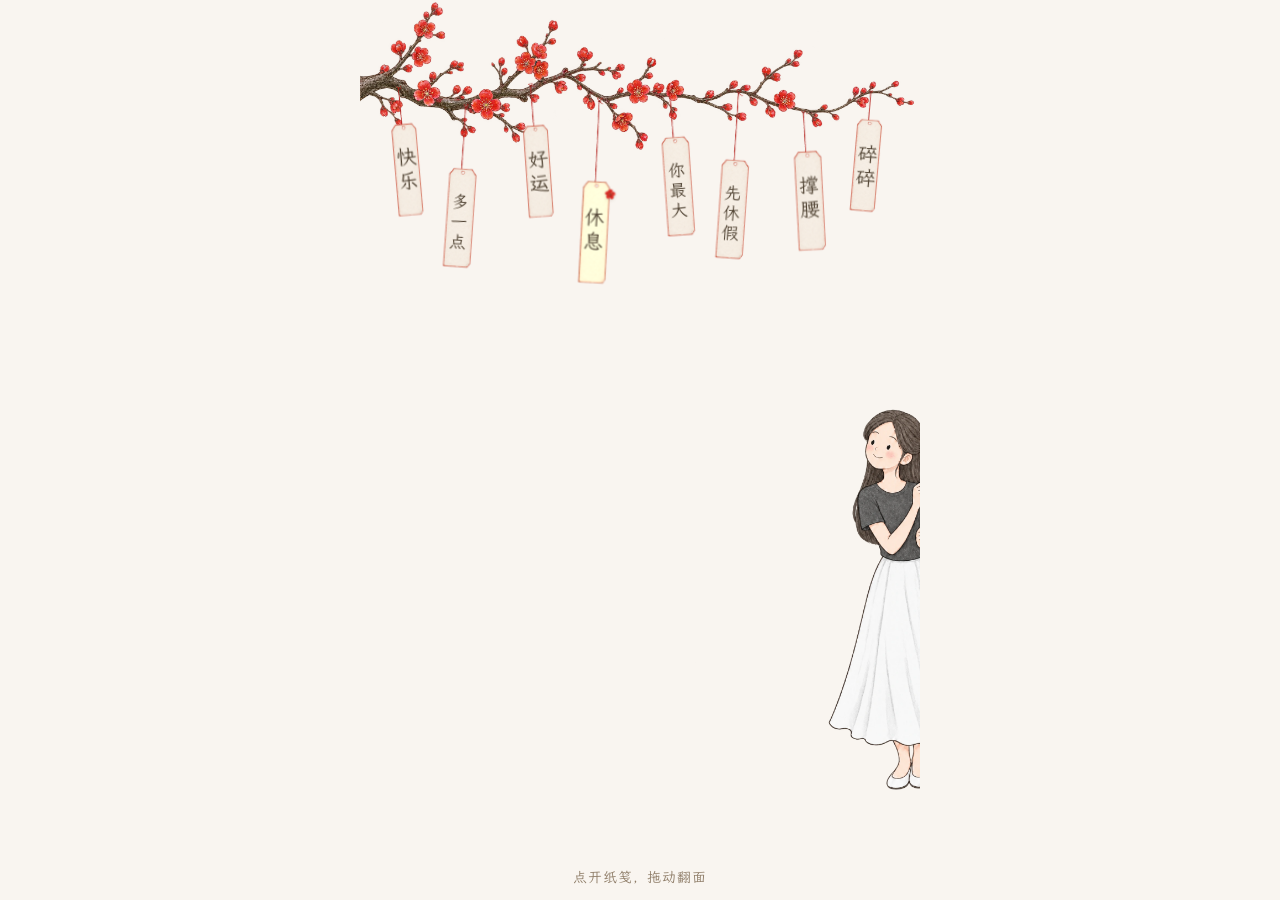
<file: index.html>
<!doctype html>
<html lang="zh-CN">
<head>
  <meta charset="utf-8">
  <meta name="viewport" content="width=device-width, initial-scale=1, viewport-fit=cover">
  <meta name="description" content="树枝头的生辰笺，一张一张，都是给你的偏爱。">
  <meta name="robots" content="noindex, nofollow">
  <meta name="theme-color" content="#f9f5f0">
  <title>树枝头 · 生辰笺</title>
  <link rel="icon" href="data:,">
  <link rel="preload" as="font" href="assets/birthday-hand-v12.woff2" type="font/woff2" crossorigin>
  <link rel="stylesheet" href="style.css?v=shengchen-20">
  <script src="character.js?v=shengchen-20" defer></script>
  <script src="script.js?v=shengchen-20" defer></script>
</head>
<body>
  <main class="scene" aria-label="树枝头的生辰笺">
    <div class="scene-art" id="scene-art">
      <img class="scene-background" src="assets/plum-branch-v18.webp" width="1916" height="821" alt="一枝朱砂红梅从左侧自然伸入，枝杈错落，生辰笺悬于枝间" fetchpriority="high" decoding="async">
      <div id="note-grid" class="note-grid" aria-label="八张藏着惊喜的生辰笺">
      <div class="note-slot note-slot--1" style="--x:28px;--y:61px;--cord:36px;--tag-width:26px;--angle:-5deg;--duration:6.63s;--delay:-0.73s">
        <button class="note-trigger" type="button" data-note-id="birthday" data-angle="-5"><span class="note-small">给今天的你</span></button>
      </div>
      <div class="note-slot note-slot--2" style="--x:75px;--y:73px;--cord:65px;--tag-width:28px;--angle:4deg;--duration:6.86s;--delay:-1.46s">
        <button class="note-trigger" type="button" data-note-id="star" data-angle="4"><span class="note-small">快乐不限量</span></button>
      </div>
      <div class="note-slot note-slot--3" style="--x:120px;--y:59px;--cord:41px;--tag-width:26px;--angle:-4deg;--duration:7.09s;--delay:-2.19s">
        <button class="note-trigger" type="button" data-note-id="rich" data-angle="-4"><span class="note-small">愿好运偏爱你</span></button>
      </div>
      <div class="note-slot note-slot--4" style="--x:168px;--y:69px;--cord:83px;--tag-width:29px;--angle:3deg;--duration:7.32s;--delay:-2.92s">
        <button class="note-trigger" type="button" data-note-id="pause" data-angle="3"><span class="note-small">允许暂停一下</span></button>
      </div>
      <div class="note-slot note-slot--5" style="--x:217px;--y:64px;--cord:46px;--tag-width:28px;--angle:-4deg;--duration:7.55s;--delay:-3.65s">
        <button class="note-trigger" type="button" data-note-id="report" data-angle="-4"><span class="note-small">寿星优先</span></button>
      </div>
      <div class="note-slot note-slot--6" style="--x:265px;--y:63px;--cord:71px;--tag-width:28px;--angle:4deg;--duration:7.78s;--delay:-4.38s">
        <button class="note-trigger" type="button" data-note-id="secret" data-angle="4"><span class="note-small">暂停营业</span></button>
      </div>
      <div class="note-slot note-slot--7" style="--x:310px;--y:78px;--cord:39px;--tag-width:28px;--angle:-3deg;--duration:8.01s;--delay:-5.11s">
        <button class="note-trigger" type="button" data-note-id="quiet" data-angle="-3"><span class="note-small">不用总说还好</span></button>
      </div>
      <div class="note-slot note-slot--8" style="--x:357px;--y:64px;--cord:28px;--tag-width:26px;--angle:5deg;--duration:8.24s;--delay:-5.84s">
        <button class="note-trigger" type="button" data-note-id="surprise" data-angle="5"><span class="note-small">也别忘了自己</span></button>
      </div>
      </div>
      <div class="character" id="birthday-character" role="img" aria-label="女生直立从右侧探出半个身子，双手扒住右边缘，抬头好奇地望着枝头的生辰笺">
        <div class="actor"><div class="actor-frames">
          <img class="actor-pose is-current" data-pose="peek" src="assets/character-peek-v19.webp" width="983" height="1600" alt="" decoding="async" fetchpriority="high">
        </div></div>
      </div>
      <div class="petals" aria-hidden="true">
        <span style="--px:42px;--py:101px;--drift:26px;--fall:440px;--time:17s;--wait:-3s;--turn:32deg"><img src="assets/petal.webp" alt=""></span>
        <span style="--px:316px;--py:113px;--drift:-28px;--fall:350px;--time:20s;--wait:-12s;--turn:-52deg"><img src="assets/petal.webp" alt=""></span>
        <span style="--px:93px;--py:173px;--drift:35px;--fall:420px;--time:23s;--wait:-18s;--turn:75deg"><img src="assets/petal.webp" alt=""></span>
        <span style="--px:278px;--py:203px;--drift:24px;--fall:340px;--time:21s;--wait:-7s;--turn:110deg"><img src="assets/petal.webp" alt=""></span>
      </div>
      <div class="scene-footer">
        <h1 class="ending-wish" id="birthday-title" tabindex="-1" hidden><span>生辰喜乐，岁岁安宁。</span><span>愿前路明朗，诸事顺遂。</span></h1>
        <p class="scene-hint" id="scene-hint">点开纸笺，拖动翻面</p>
      </div>
    </div>
    <span id="note-count" class="visually-hidden" role="status" aria-live="polite"></span>
    <noscript><p class="no-script-wish">请启用 JavaScript 后，点开枝头纸笺。</p></noscript>
  </main>
  <template id="paper-note-template">
    <div class="paper-note">
      <div class="note-face note-front">
        <img class="note-paper" src="assets/paper-blank.webp" width="724" height="2172" alt="" draggable="false" decoding="async">
        <div class="note-writing note-writing--front"><div class="note-content"><span class="note-label"></span><span class="note-small"></span></div></div>
      </div>
      <div class="note-face note-back" aria-hidden="true">
        <img class="note-paper" src="assets/paper-blank.webp" width="724" height="2172" alt="" draggable="false" decoding="async">
        <div class="note-writing note-writing--back"><div class="back-content">
          <p class="back-eyebrow">翻过来才知道</p>
          <p class="note-back-text"></p>
          <p class="back-signature">给你的小小偏爱</p>
        </div></div>
      </div>
    </div>
  </template>
  <dialog id="note-dialog" aria-describedby="note-front-text note-gesture-hint">
    <button id="note-dimmer" class="note-dimmer" type="button" tabindex="-1" aria-label="收下当前纸笺"></button>
    <div class="note-stage">
      <div id="note-flight" tabindex="0" role="group" aria-label="生辰笺，左右拖动或按左右方向键翻面" aria-describedby="note-gesture-hint">
        <div id="note-flipper" class="paper-note paper-note--expanded"></div>
        <div id="note-physical" aria-hidden="true" hidden></div>
      </div>
      <p id="note-gesture-hint" class="note-gesture-hint" role="status">左右拖动纸笺，翻到背面</p>
      <div class="note-actions"><button id="note-close" type="button">收下这张</button></div>
    </div>
  </dialog>
</body>
</html>
</file>
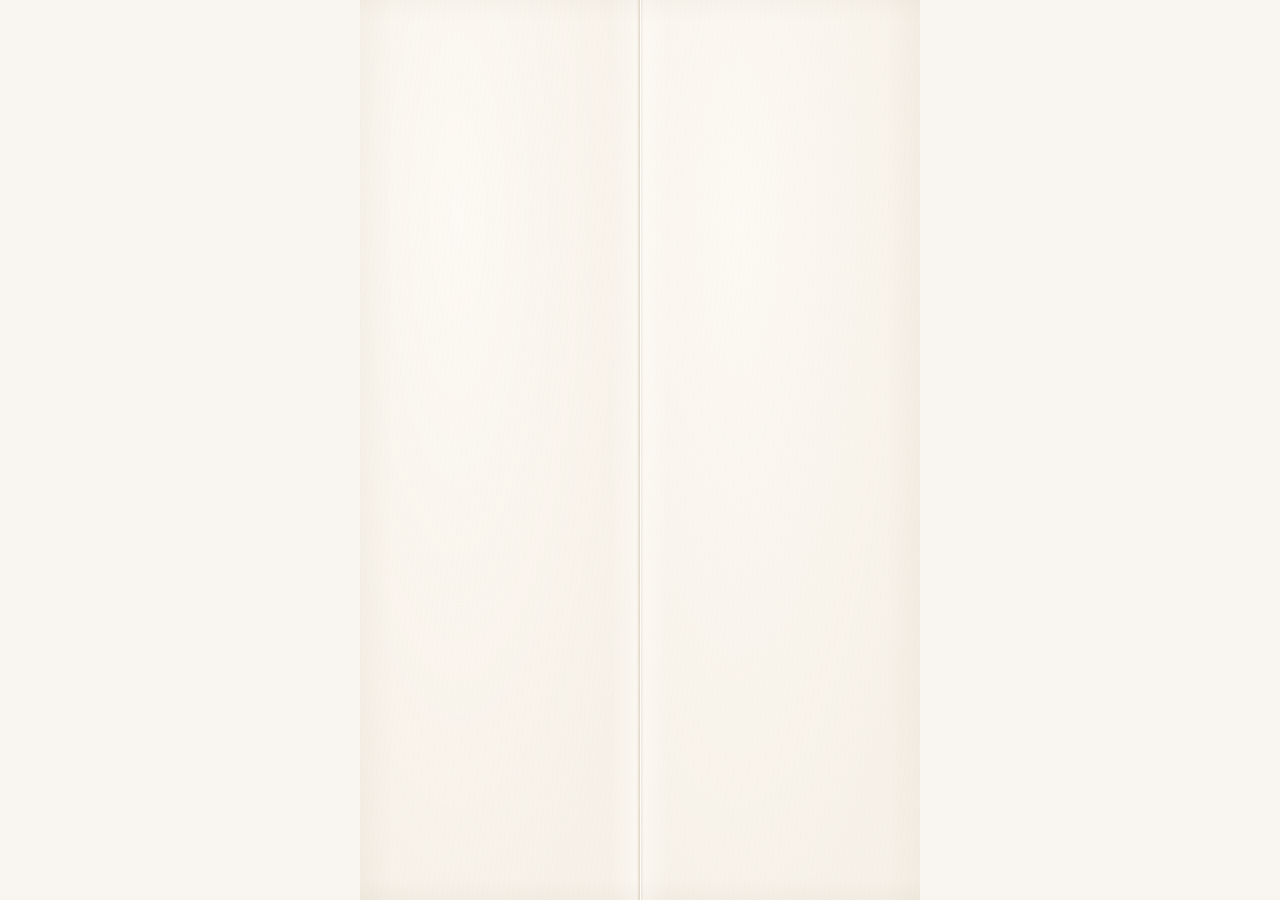
<file: blessing-choice/index.html>
<!doctype html>
<html lang="zh-CN">
<head>
  <base href="../">
  <meta charset="utf-8">
  <meta name="viewport" content="width=device-width, initial-scale=1, viewport-fit=cover">
  <meta name="description" content="树枝头的生辰笺，一张一张，都是给你的偏爱。">
  <meta name="robots" content="noindex, nofollow">
  <meta name="theme-color" content="#f9f5f0">
  <title>树枝头 · 生辰笺</title>
  <link rel="icon" href="data:,">
  <link rel="preload" as="font" href="blessing-choice/blessing-hand.woff2?v=blessing-choice-6" type="font/woff2" crossorigin>
  <link rel="stylesheet" href="style.css?v=shengchen-20">
  <link rel="stylesheet" href="greeting-card.css?v=straight-hair-4">
  <link rel="stylesheet" href="plum-notes.css?v=straight-hair-6">
  <script src="blessing-choice/character.js?v=blessing-choice-6" defer></script>
  <script src="blessing-choice/collection.js?v=blessing-choice-6" defer></script>
  <script src="blessing-choice/choices.js?v=blessing-choice-6" defer></script>
  <script src="greeting-card.js?v=straight-hair-4" defer></script>
<link rel="stylesheet" href="blessing-choice/collection.css?v=blessing-choice-6">
<link rel="stylesheet" href="blessing-choice/choices.css?v=blessing-choice-6"></head>
<body class="letter-notes">
  <main class="scene" data-card-state="closed" data-paper-style="folded" aria-label="树枝头的生辰笺">
    <div class="scene-art" id="scene-art" inert aria-hidden="true">
      <img class="scene-background" src="assets/plum-branch-v18.webp" width="1916" height="821" alt="一枝朱砂红梅从左侧自然伸入，枝杈错落，生辰笺悬于枝间" fetchpriority="high" decoding="async">
      <div id="note-grid" class="note-grid" aria-label="八张藏着惊喜的生辰笺">
      <div class="note-slot note-slot--1" style="--yaw:-14deg;--x:28px;--y:61px;--cord:36px;--tag-width:26px;--angle:-8deg;--sway:1.4deg;--duration:7.6s;--delay:-2.1s">
        <button class="note-trigger" type="button" data-note-id="health" data-character-target="birthday" data-angle="-8"><span class="note-small">给今天的你</span></button>
      </div>
      <div class="note-slot note-slot--2" style="--yaw:10deg;--x:75px;--y:73px;--cord:65px;--tag-width:28px;--angle:5deg;--sway:2deg;--duration:8.7s;--delay:-5.4s">
        <button class="note-trigger" type="button" data-note-id="wealth" data-character-target="star" data-angle="5"><span class="note-small">快乐不限量</span></button>
      </div>
      <div class="note-slot note-slot--3" style="--yaw:-7deg;--x:120px;--y:59px;--cord:41px;--tag-width:26px;--angle:-2deg;--sway:1.6deg;--duration:7.1s;--delay:-1.7s">
        <button class="note-trigger" type="button" data-note-id="beauty" data-character-target="rich" data-angle="-2"><span class="note-small">愿好运偏爱你</span></button>
      </div>
      <div class="note-slot note-slot--4" style="--yaw:15deg;--x:168px;--y:69px;--cord:83px;--tag-width:29px;--angle:7deg;--sway:1.8deg;--duration:9.3s;--delay:-4s">
        <button class="note-trigger" type="button" data-note-id="joy" data-character-target="pause" data-angle="7"><span class="note-small">允许暂停一下</span></button>
      </div>
      <div class="note-slot note-slot--5" style="--yaw:-11deg;--x:217px;--y:64px;--cord:46px;--tag-width:28px;--angle:-5deg;--sway:1.3deg;--duration:8.1s;--delay:-0.8s">
        <button class="note-trigger" type="button" data-note-id="freedom" data-character-target="report" data-angle="-5"><span class="note-small">寿星优先</span></button>
      </div>
      <div class="note-slot note-slot--6" style="--yaw:6deg;--x:265px;--y:63px;--cord:71px;--tag-width:28px;--angle:2deg;--sway:2.1deg;--duration:8.9s;--delay:-6.5s">
        <button class="note-trigger" type="button" data-note-id="luck" data-character-target="secret" data-angle="2"><span class="note-small">暂停营业</span></button>
      </div>
      <div class="note-slot note-slot--7" style="--yaw:-16deg;--x:310px;--y:78px;--cord:39px;--tag-width:28px;--angle:-6deg;--sway:1.5deg;--duration:7.8s;--delay:-3.2s">
        <button class="note-trigger" type="button" data-note-id="sleep" data-character-target="quiet" data-angle="-6"><span class="note-small">不用总说还好</span></button>
      </div>
      <div class="note-slot note-slot--8" style="--yaw:9deg;--x:357px;--y:64px;--cord:28px;--tag-width:26px;--angle:4deg;--sway:1.2deg;--duration:6.8s;--delay:-5.7s">
        <button class="note-trigger" type="button" data-note-id="love" data-character-target="surprise" data-angle="4"><span class="note-small">也别忘了自己</span></button>
      </div>
      </div>
      <div class="character" id="birthday-character" role="img" aria-label="女生直立从右侧探出半个身子，双手扒住右边缘，抬头好奇地望着枝头的生辰笺">
        <div class="actor"><div class="actor-frames">
          <img class="actor-pose is-current" data-pose="peek" src="assets/straight-hair/peek.webp" width="983" height="1600" alt="" decoding="async" fetchpriority="high">
        </div></div>
      </div>
      <div class="petals" aria-hidden="true">
        <span style="--px:42px;--py:101px;--drift:26px;--fall:440px;--time:17s;--wait:-3s;--turn:32deg"><img src="assets/petal.webp" alt=""></span>
        <span style="--px:316px;--py:113px;--drift:-28px;--fall:350px;--time:20s;--wait:-12s;--turn:-52deg"><img src="assets/petal.webp" alt=""></span>
        <span style="--px:93px;--py:173px;--drift:35px;--fall:420px;--time:23s;--wait:-18s;--turn:75deg"><img src="assets/petal.webp" alt=""></span>
        <span style="--px:278px;--py:203px;--drift:24px;--fall:340px;--time:21s;--wait:-7s;--turn:110deg"><img src="assets/petal.webp" alt=""></span>
      </div>
      <div class="scene-footer">
        <h1 class="ending-wish" id="birthday-title" tabindex="-1" hidden><span>生辰喜乐，岁岁安宁</span><span>愿前路明朗，诸事顺遂</span></h1>
        <div class="selection-panel" id="selection-panel">
          <p class="scene-hint" id="scene-hint"><span>送给新一岁的你。</span><span>只能挑三份祝福哦。</span></p>
          <p class="selection-summary" id="selection-summary" aria-live="polite">点开枝头纸笺，挑选你的祝福</p>
          <p class="selection-summary selection-summary--measure" aria-hidden="true">已选 8 份 · 健康 · 暴富 · 漂亮 · 快乐 · 自由 · 好运 · 好眠 · 被爱</p>
          <button class="selection-submit" id="selection-submit" type="button" disabled>就选这些</button>
        </div>
      </div>
    </div>
    <div class="greeting-card" id="greeting-card">
      <div class="greeting-flap greeting-flap--left" aria-hidden="true"></div>
      <div class="greeting-flap greeting-flap--right" aria-hidden="true"></div>
      <button class="greeting-open" id="greeting-open" type="button" aria-label="打开贺卡" aria-controls="scene-art" aria-expanded="false"></button>
    </div>
    <span id="note-count" class="visually-hidden" role="status" aria-live="polite"></span>
    <noscript><style>.greeting-card{display:none}</style></noscript>
    <noscript><p class="no-script-wish">请启用 JavaScript 后，点开枝头纸笺。</p></noscript>
  </main>
  <template id="paper-note-template">
    <div class="paper-note">
      <div class="note-face note-front">
        <img class="note-paper" src="assets/paper-folded-v5.webp" width="793" height="1983" alt="" draggable="false" decoding="async">
        <div class="note-writing note-writing--front"><div class="note-content"><span class="note-label"></span><span class="note-small"></span></div></div>
      </div>
      <div class="note-face note-back" aria-hidden="true">
        <img class="note-paper" src="assets/paper-folded-v5.webp" width="793" height="1983" alt="" draggable="false" decoding="async">
        <div class="note-writing note-writing--back"><div class="back-content">
          <p class="back-eyebrow" aria-hidden="true"></p>
          <p class="note-back-text"></p>
          <p class="back-signature" aria-hidden="true"></p>
        </div></div>
      </div>
    </div>
  </template>
  <dialog id="note-dialog" aria-describedby="note-front-text">
    <div id="note-dimmer" class="note-dimmer" aria-hidden="true"></div>
    <div class="note-stage">
      <div id="note-flight" tabindex="0" role="group" aria-label="生辰笺">
        <div id="note-flipper" class="paper-note paper-note--expanded"></div>
        <div id="note-physical" aria-hidden="true" hidden></div>
      </div>
      <div class="note-actions"><button id="note-close" type="button">收下祝福</button></div>
    </div>
  </dialog>
</body>
</html>
</file>
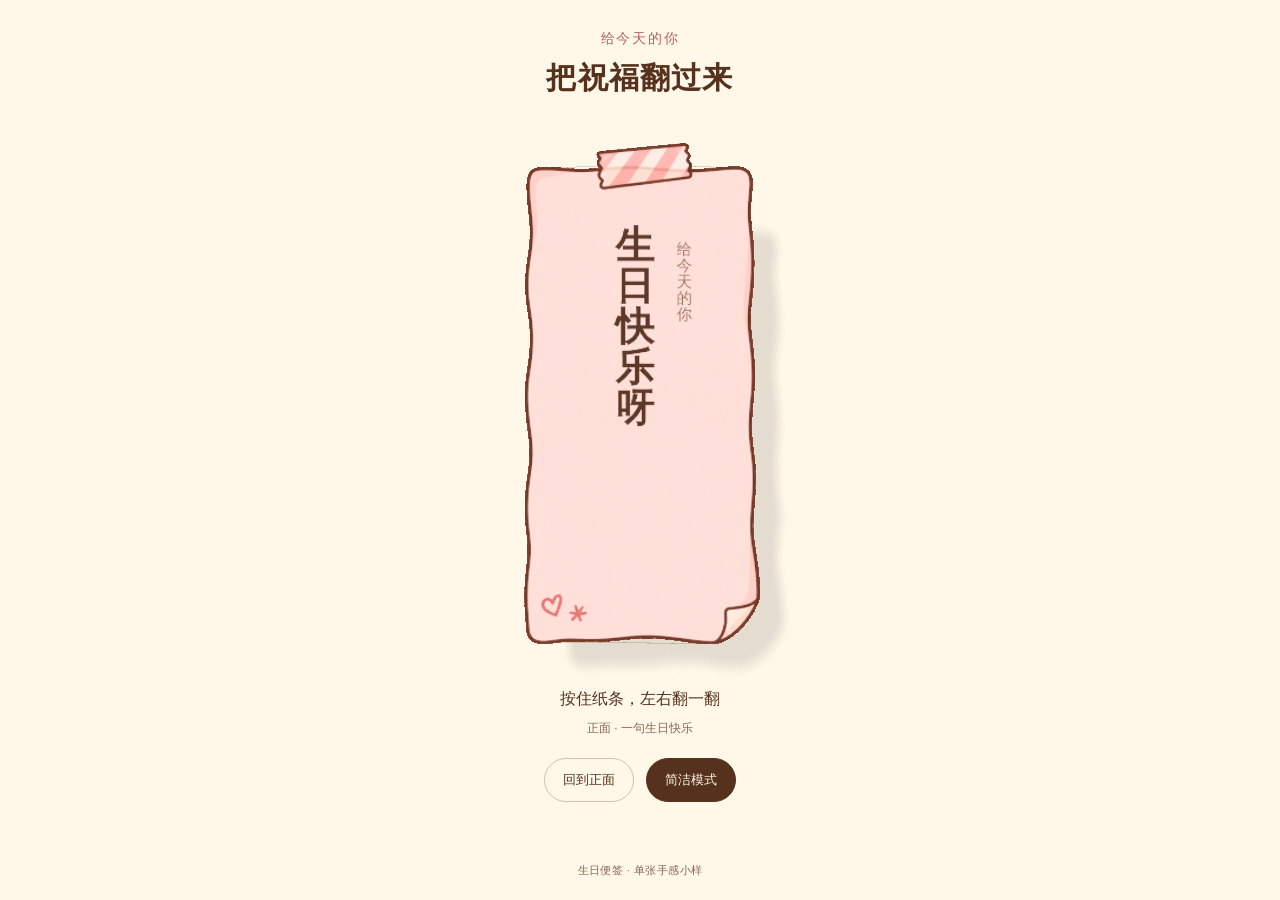
<file: physical-note/index.html>
<!doctype html>
<html lang="zh-CN">
  <head>
    <meta charset="UTF-8">
    <meta name="viewport" content="width=device-width, initial-scale=1.0, viewport-fit=cover">
    <meta name="theme-color" content="#fff8e9">
    <meta name="robots" content="noindex, nofollow">
    <link rel="icon" href="data:,">
    <title>把祝福翻过来 · 生日便签小样</title>
    <script type="module" crossorigin src="./assets/index-CI72o5pn-paper.js"></script>
    <link rel="stylesheet" crossorigin href="./assets/index-DkWhzMvc.css">
  </head>
  <body>
    <main class="sample">
      <header>
        <p class="eyebrow">给今天的你</p>
        <h1>把祝福翻过来</h1>
      </header>
      <div id="paper-stage" class="paper-stage" tabindex="0" role="group" aria-label="生日便签，左右拖动翻面，也可使用左右方向键" aria-describedby="gesture-hint paper-reading" data-side="front" data-state="loading">
        <div id="renderer" class="renderer" aria-hidden="true"></div>
        <img id="flat-paper" class="flat-paper" alt="" draggable="false" hidden>
        <p id="loading" class="loading">正在准备你的祝福…</p>
      </div>
      <div class="sample-controls">
        <p id="gesture-hint" class="gesture-hint">按住纸条，左右翻一翻</p>
        <p id="side-label" class="side-label" role="status">正面 · 一句生日快乐</p>
        <div class="actions">
          <button id="reset" type="button">回到正面</button>
          <button id="motion-toggle" type="button">简洁模式</button>
          <button id="flat-flip" type="button" hidden>查看背面</button>
        </div>
      </div>
      <div id="paper-reading" class="visually-hidden">生日快乐呀。给今天的你。</div>
      <footer>生日便签 · 单张手感小样</footer>
    </main>
    <noscript><p>生日快乐呀！新的一岁，有喜欢的人和事，也有小小的好运。</p></noscript>
  </body>
</html>
</file>
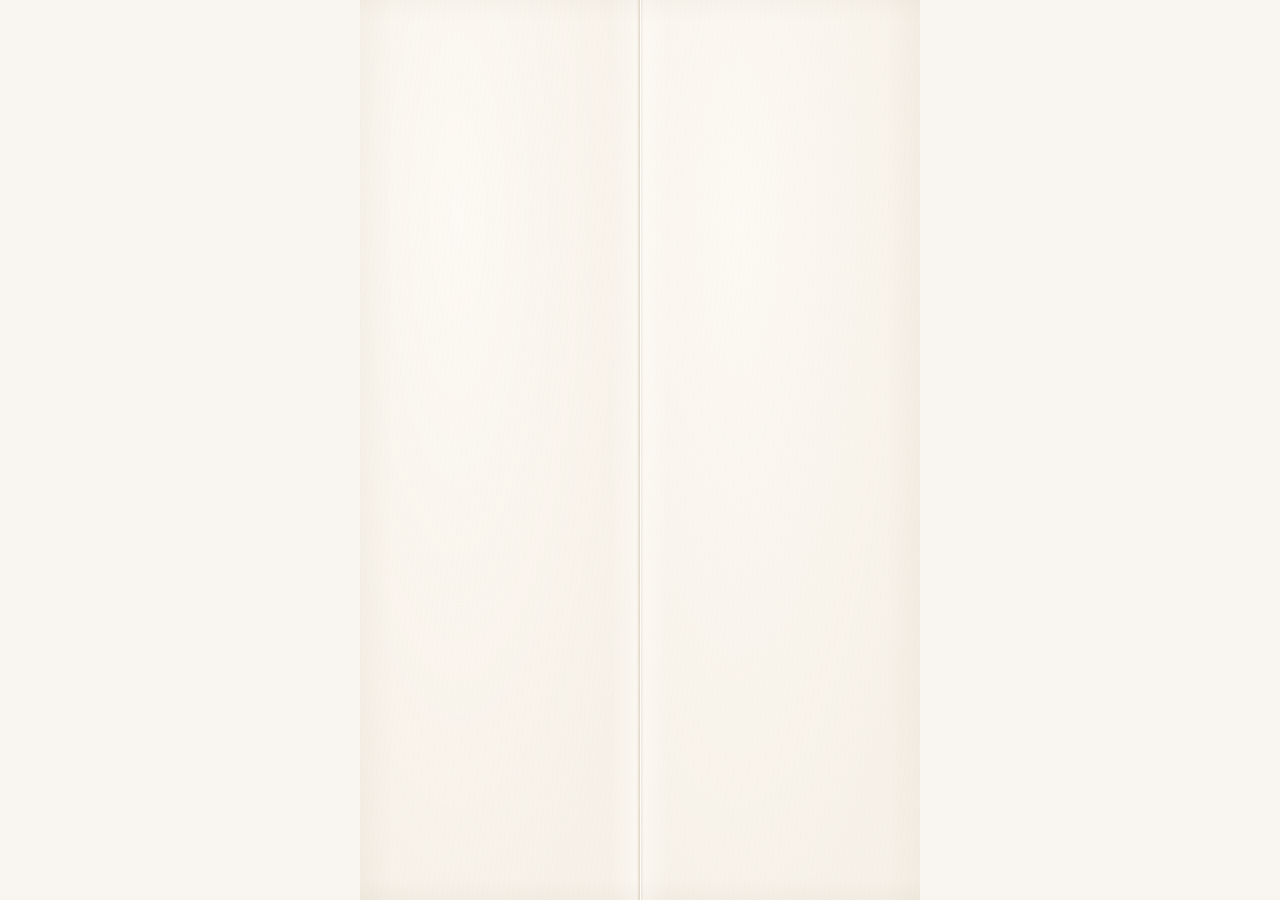
<file: straight-hair/index.html>
<!doctype html>
<html lang="zh-CN">
<head>
  <base href="../">
  <meta charset="utf-8">
  <meta name="viewport" content="width=device-width, initial-scale=1, viewport-fit=cover">
  <meta name="description" content="树枝头的生辰笺，一张一张，都是给你的偏爱。">
  <meta name="robots" content="noindex, nofollow">
  <meta name="theme-color" content="#f9f5f0">
  <title>树枝头 · 生辰笺</title>
  <link rel="icon" href="data:,">
  <link rel="preload" as="font" href="assets/birthday-hand-v12.woff2" type="font/woff2" crossorigin>
  <link rel="stylesheet" href="style.css?v=shengchen-20">
  <link rel="stylesheet" href="greeting-card.css?v=straight-hair-4">
  <link rel="stylesheet" href="plum-notes.css?v=straight-hair-6">
  <script src="character-straight.js?v=straight-hair-3" defer></script>
  <script src="script.js?v=straight-hair-6" defer></script>
  <script src="greeting-card.js?v=straight-hair-4" defer></script>
</head>
<body class="letter-notes">
  <main class="scene" data-card-state="closed" data-paper-style="folded" aria-label="树枝头的生辰笺">
    <div class="scene-art" id="scene-art" inert aria-hidden="true">
      <img class="scene-background" src="assets/plum-branch-v18.webp" width="1916" height="821" alt="一枝朱砂红梅从左侧自然伸入，枝杈错落，生辰笺悬于枝间" fetchpriority="high" decoding="async">
      <div id="note-grid" class="note-grid" aria-label="八张藏着惊喜的生辰笺">
      <div class="note-slot note-slot--1" style="--yaw:-14deg;--x:28px;--y:61px;--cord:36px;--tag-width:26px;--angle:-8deg;--sway:1.4deg;--duration:7.6s;--delay:-2.1s">
        <button class="note-trigger" type="button" data-note-id="birthday" data-angle="-8"><span class="note-small">给今天的你</span></button>
      </div>
      <div class="note-slot note-slot--2" style="--yaw:10deg;--x:75px;--y:73px;--cord:65px;--tag-width:28px;--angle:5deg;--sway:2deg;--duration:8.7s;--delay:-5.4s">
        <button class="note-trigger" type="button" data-note-id="star" data-angle="5"><span class="note-small">快乐不限量</span></button>
      </div>
      <div class="note-slot note-slot--3" style="--yaw:-7deg;--x:120px;--y:59px;--cord:41px;--tag-width:26px;--angle:-2deg;--sway:1.6deg;--duration:7.1s;--delay:-1.7s">
        <button class="note-trigger" type="button" data-note-id="rich" data-angle="-2"><span class="note-small">愿好运偏爱你</span></button>
      </div>
      <div class="note-slot note-slot--4" style="--yaw:15deg;--x:168px;--y:69px;--cord:83px;--tag-width:29px;--angle:7deg;--sway:1.8deg;--duration:9.3s;--delay:-4s">
        <button class="note-trigger" type="button" data-note-id="pause" data-angle="7"><span class="note-small">允许暂停一下</span></button>
      </div>
      <div class="note-slot note-slot--5" style="--yaw:-11deg;--x:217px;--y:64px;--cord:46px;--tag-width:28px;--angle:-5deg;--sway:1.3deg;--duration:8.1s;--delay:-0.8s">
        <button class="note-trigger" type="button" data-note-id="report" data-angle="-5"><span class="note-small">寿星优先</span></button>
      </div>
      <div class="note-slot note-slot--6" style="--yaw:6deg;--x:265px;--y:63px;--cord:71px;--tag-width:28px;--angle:2deg;--sway:2.1deg;--duration:8.9s;--delay:-6.5s">
        <button class="note-trigger" type="button" data-note-id="secret" data-angle="2"><span class="note-small">暂停营业</span></button>
      </div>
      <div class="note-slot note-slot--7" style="--yaw:-16deg;--x:310px;--y:78px;--cord:39px;--tag-width:28px;--angle:-6deg;--sway:1.5deg;--duration:7.8s;--delay:-3.2s">
        <button class="note-trigger" type="button" data-note-id="quiet" data-angle="-6"><span class="note-small">不用总说还好</span></button>
      </div>
      <div class="note-slot note-slot--8" style="--yaw:9deg;--x:357px;--y:64px;--cord:28px;--tag-width:26px;--angle:4deg;--sway:1.2deg;--duration:6.8s;--delay:-5.7s">
        <button class="note-trigger" type="button" data-note-id="surprise" data-angle="4"><span class="note-small">也别忘了自己</span></button>
      </div>
      </div>
      <div class="character" id="birthday-character" role="img" aria-label="女生直立从右侧探出半个身子，双手扒住右边缘，抬头好奇地望着枝头的生辰笺">
        <div class="actor"><div class="actor-frames">
          <img class="actor-pose is-current" data-pose="peek" src="assets/straight-hair/peek.webp" width="983" height="1600" alt="" decoding="async" fetchpriority="high">
        </div></div>
      </div>
      <div class="petals" aria-hidden="true">
        <span style="--px:42px;--py:101px;--drift:26px;--fall:440px;--time:17s;--wait:-3s;--turn:32deg"><img src="assets/petal.webp" alt=""></span>
        <span style="--px:316px;--py:113px;--drift:-28px;--fall:350px;--time:20s;--wait:-12s;--turn:-52deg"><img src="assets/petal.webp" alt=""></span>
        <span style="--px:93px;--py:173px;--drift:35px;--fall:420px;--time:23s;--wait:-18s;--turn:75deg"><img src="assets/petal.webp" alt=""></span>
        <span style="--px:278px;--py:203px;--drift:24px;--fall:340px;--time:21s;--wait:-7s;--turn:110deg"><img src="assets/petal.webp" alt=""></span>
      </div>
      <div class="scene-footer">
        <h1 class="ending-wish" id="birthday-title" tabindex="-1" hidden><span>生辰喜乐，岁岁安宁。</span><span>愿前路明朗，诸事顺遂。</span></h1>
        <p class="scene-hint" id="scene-hint">点开纸笺</p>
      </div>
    </div>
    <div class="greeting-card" id="greeting-card">
      <div class="greeting-flap greeting-flap--left" aria-hidden="true"></div>
      <div class="greeting-flap greeting-flap--right" aria-hidden="true"></div>
      <button class="greeting-open" id="greeting-open" type="button" aria-label="打开贺卡" aria-controls="scene-art" aria-expanded="false"></button>
    </div>
    <span id="note-count" class="visually-hidden" role="status" aria-live="polite"></span>
    <noscript><style>.greeting-card{display:none}</style></noscript>
    <noscript><p class="no-script-wish">请启用 JavaScript 后，点开枝头纸笺。</p></noscript>
  </main>
  <template id="paper-note-template">
    <div class="paper-note">
      <div class="note-face note-front">
        <img class="note-paper" src="assets/paper-folded-v5.webp" width="793" height="1983" alt="" draggable="false" decoding="async">
        <div class="note-writing note-writing--front"><div class="note-content"><span class="note-label"></span><span class="note-small"></span></div></div>
      </div>
      <div class="note-face note-back" aria-hidden="true">
        <img class="note-paper" src="assets/paper-folded-v5.webp" width="793" height="1983" alt="" draggable="false" decoding="async">
        <div class="note-writing note-writing--back"><div class="back-content">
          <p class="back-eyebrow" aria-hidden="true"></p>
          <p class="note-back-text"></p>
          <p class="back-signature" aria-hidden="true"></p>
        </div></div>
      </div>
    </div>
  </template>
  <dialog id="note-dialog" aria-describedby="note-front-text">
    <button id="note-dimmer" class="note-dimmer" type="button" tabindex="-1" aria-label="收下当前纸笺"></button>
    <div class="note-stage">
      <div id="note-flight" tabindex="0" role="group" aria-label="生辰笺">
        <div id="note-flipper" class="paper-note paper-note--expanded"></div>
        <div id="note-physical" aria-hidden="true" hidden></div>
      </div>
      <div class="note-actions"><button id="note-close" type="button">收下这张</button></div>
    </div>
  </dialog>
</body>
</html>
</file>
<file: style.css>
@font-face{font-family:BirthdayHand;src:url("assets/birthday-hand-v12.woff2") format("woff2");font-style:normal;font-weight:400 700;font-display:swap}
:root{color-scheme:light;--paper:#f9f5f0;--ink:#504333;--muted:#8e7c67;--red:#a54e40;--hand:BirthdayHand,"KaiTi","STKaiti",serif;--ease-out:cubic-bezier(.23,1,.32,1);--ease-in-out:cubic-bezier(.77,0,.175,1);--note-width:min(62vw,210px,calc((100vh - 190px - env(safe-area-inset-bottom,0px))/2.5))}
@supports(height:100svh){:root{--note-width:min(62vw,210px,calc((100svh - 190px - env(safe-area-inset-bottom,0px))/2.5))}}
*{box-sizing:border-box}html{background:var(--paper)}html,body{overflow-x:hidden;overflow-x:clip}body{margin:0;min-height:100vh;min-height:100svh;display:grid;place-items:center;color:var(--ink);font-family:var(--hand);-webkit-font-smoothing:antialiased}button{font:inherit;color:inherit;cursor:pointer;touch-action:manipulation;-webkit-tap-highlight-color:transparent}button:focus-visible{outline:2px solid var(--red);outline-offset:3px}button[hidden],[hidden]{display:none!important}
.scene{position:relative;width:min(100%,560px);height:100vh;height:100svh;height:100dvh;min-height:280px;padding:env(safe-area-inset-top,0px) env(safe-area-inset-right,0px) env(safe-area-inset-bottom,0px) env(safe-area-inset-left,0px);overflow:hidden;overflow:clip;isolation:isolate}.scene-art{position:absolute;inset:0;width:100%;height:100%}.scene-background{position:absolute;left:0;top:0;width:100%;height:auto;pointer-events:none;-webkit-mask-image:linear-gradient(#000 65%,transparent);mask-image:linear-gradient(#000 65%,transparent)}.note-grid{position:absolute;left:0;top:0;width:390px;height:286px;z-index:3;overflow:visible;transform-origin:0 0}.note-slot{position:absolute;left:var(--x);top:var(--y);width:var(--tag-width);height:calc(var(--cord) + var(--tag-width)*2.5);transform-origin:50% 0;transform:translateX(-50%) rotate(var(--angle));animation:tag-sway var(--duration) ease-in-out var(--delay) infinite;--note-tint:none}.note-slot--4{--note-tint:sepia(.36) saturate(1.18)}.note-trigger{position:absolute;left:-10px;right:-10px;top:calc(var(--cord) - 10px);height:calc(var(--tag-width)*2.5 + 20px);padding:10px;border:0;background:none;outline-offset:0}.red-cord{position:absolute;pointer-events:none;bottom:calc(100% - 13px);left:50%;width:6px;height:calc(var(--cord) + 4px);overflow:hidden;transform:translateX(-50%)}.red-cord img{position:absolute;max-width:none;left:-49px;top:-2.5%;width:102.4px;height:105%;pointer-events:none}.paper-note{position:relative;width:100%;height:100%;transform-style:preserve-3d;--title-size:14px;--caption-size:12px}.note-face{position:absolute;inset:0;backface-visibility:hidden;-webkit-backface-visibility:hidden}.note-front{transform:rotateY(0deg) translateZ(.5px)}.note-back{transform:rotateY(180deg) translateZ(.5px)}.note-paper{position:absolute;inset:0;width:100%;height:100%;object-fit:contain;filter:var(--note-tint,none);pointer-events:none}.note-writing{position:absolute;inset:19% 20% 10%;overflow:hidden}.note-content{display:flex;justify-content:center;align-items:flex-start;width:100%;height:100%;gap:8px;pointer-events:none}.note-label{display:block;flex:0 0 auto;margin:0;writing-mode:vertical-rl;text-orientation:upright;font:400 var(--title-size)/1.1 var(--hand);letter-spacing:.04em;white-space:nowrap}.note-small{display:none}.note-slot.is-collected{display:none}.scene.is-breeze-paused .note-slot,.scene.is-breeze-paused .petals span{animation-play-state:paused}.note-slot:focus-within{animation-play-state:paused}.note-trigger:active .paper-note{filter:brightness(.98)}
@keyframes tag-sway{0%,100%{transform:translateX(-50%) rotate(calc(var(--angle) - 1.15deg))}50%{transform:translateX(-50%) rotate(calc(var(--angle) + 1.15deg))}}
 .character{position:absolute;inset:0;pointer-events:none;z-index:2;clip-path:inset(-200px calc(100% - var(--actor-edge,390px)) -200px -200px)}.actor{position:absolute;left:0;top:0;width:0;height:0}.actor-frames{position:relative;width:0;height:0}.actor-pose{position:absolute;max-width:none;opacity:0;pointer-events:none;transition:opacity 100ms linear}.actor-pose.is-current{opacity:1}.character.is-walking .actor-pose{transition:none}.character.is-facing-right .actor-pose[data-pose^="walk"]{transform:scaleX(-1)}.character.is-walking .actor-frames{animation:character-steps 240ms cubic-bezier(.37,0,.63,1) infinite}.character[data-activity="peek"] .actor-frames{animation:character-peek 4.8s cubic-bezier(.37,0,.63,1) infinite}@keyframes character-steps{0%,100%{transform:translateY(0)}50%{transform:translateY(-3px)}}@keyframes character-peek{0%,100%{transform:translateY(0)}50%{transform:translateY(-2px)}}
.petals{position:absolute;left:0;top:0;width:390px;height:100%;overflow:hidden;pointer-events:none;z-index:4;transform-origin:0 0}.petals span{position:absolute;left:var(--px);top:var(--py);width:13px;height:13px;opacity:0;animation:petal-fall var(--time) linear var(--wait) infinite}.petals img{width:100%;height:100%;object-fit:contain}.petals span:nth-child(even){width:11px;height:11px}@keyframes petal-fall{0%{opacity:0;transform:translate3d(0,0,0) rotate(var(--turn))}8%{opacity:.8}48%{transform:translate3d(calc(var(--drift)*-.3),calc(var(--fall)*.46),0) rotate(calc(var(--turn) + 90deg))}86%{opacity:.65}100%{opacity:0;transform:translate3d(var(--drift),var(--fall),0) rotate(calc(var(--turn) + 180deg))}}
.ending-wish{margin:0;text-align:center;font:400 var(--footer-font,20px)/1.85 var(--hand);letter-spacing:.06em;outline:none}.scene-hint{margin:0;text-align:center;color:var(--muted);font:14px/1.5 var(--hand);letter-spacing:.06em;transition:opacity 200ms linear}.scene.is-complete .scene-hint{opacity:0;visibility:hidden}.visually-hidden{position:absolute;width:1px;height:1px;padding:0;margin:-1px;overflow:hidden;clip-path:inset(50%);white-space:nowrap;border:0}.no-script-wish{position:absolute;bottom:2%;left:15%;right:15%;font:14px/1.6 var(--hand)}
#note-dialog{position:fixed;inset:0;width:100%;height:100%;max-width:none;max-height:none;margin:0;padding:0;border:0;overflow:hidden;background:transparent;color:var(--ink)}#note-dialog:not([open]){display:none}#note-dialog::backdrop{background:transparent}.note-dimmer{position:absolute;inset:0;width:100%;height:100%;border:0;padding:0;background:rgba(52,39,27,.28)}.note-stage{position:absolute;top:calc(50% - 34px);left:50%;width:var(--note-width);height:calc(var(--note-width)*2.5);transform:translate(-50%,-50%)}#note-flight{position:relative;width:100%;height:100%;transform-origin:center;perspective:850px;touch-action:none;user-select:none;-webkit-user-select:none;cursor:grab}#note-flight:focus-visible{outline:1px dashed var(--red);outline-offset:5px;border-radius:4px}#note-dialog[data-state="dragging"] #note-flight{cursor:grabbing}#note-flipper{position:relative;width:100%;height:100%;transform-style:preserve-3d;transform:rotateY(0deg)}.paper-note--expanded{--title-size:29px;--caption-size:12px}.paper-note--expanded .note-writing--front{inset:22% 20% 12%}.paper-note--expanded .note-paper{filter:var(--note-tint,none) drop-shadow(0 8px 7px #40302122)}#note-physical{position:absolute;inset:-20px;pointer-events:none}#note-physical canvas{display:block;width:100%;height:100%;filter:drop-shadow(0 8px 7px #40302122)}.has-physical #note-flipper{opacity:0!important;pointer-events:none}.has-physical #note-flight{perspective:none}.is-paper-fallback .note-back .note-paper{transform:scaleX(-1)}.note-writing--back{inset:16% 18% 10%;display:flex;align-items:center}.back-content{width:100%;max-height:100%;overflow-y:auto;scrollbar-width:thin}.back-eyebrow{margin:0 0 16px;text-align:center;color:var(--red);font:11px/1.4 var(--hand)}.note-back-text{margin:0;font:17px/1.65 var(--hand);white-space:pre-line;overflow-wrap:normal}.back-signature{margin:18px 0 0;color:var(--muted);font:10px/1.5 var(--hand);text-align:right}.note-gesture-hint{position:absolute;top:calc(100% + 10px);left:50%;margin:0;padding:4px 10px;background:var(--paper);transform:translateX(-50%);color:var(--ink);font:12px/1.5 var(--hand);white-space:nowrap}.note-actions{position:absolute;top:calc(100% + 49px);left:50%;transform:translateX(-50%);white-space:nowrap}.note-actions button{min-width:112px;min-height:44px;padding:9px 20px;border:1px solid #9f4b3f;border-radius:3px;background:var(--paper);color:#914436;font:15px/1.5 var(--hand);transition:transform 120ms var(--ease-out)}.note-actions button:active{transform:scale(.96)}.is-paper-fallback #note-flipper,.is-paper-fallback .note-face{transform:none!important}.is-paper-fallback .note-back{visibility:hidden}.is-paper-fallback #note-flipper.is-flipped .note-front{visibility:hidden}.is-paper-fallback #note-flipper.is-flipped .note-back{visibility:visible}
@media(max-height:650px){.note-back-text{font-size:14px;line-height:1.6}.back-eyebrow{font-size:10px;margin-bottom:10px}.back-signature{font-size:9px;margin-top:12px}.paper-note--expanded{--title-size:24px}}
@media(prefers-reduced-motion:reduce){.note-slot,.petals span{animation:none}.petals span{opacity:0}.girl{transition:opacity 180ms linear!important;transform:none!important}.note-actions button{transition:none}}

/* Keep the paper fixed-size inside a larger finger target, including short phones. */
.note-trigger{left:50%;right:auto;width:max(calc(var(--tag-width) + 20px),calc(44px / var(--scene-scale,1)));transform:translateX(-50%)}
.note-trigger>.paper-note{width:var(--tag-width);height:calc(var(--tag-width)*2.5);margin:0 auto}

/* One small blossom is physically attached to the front corner of the rest note. */
.note-blossom{position:absolute;left:83%;top:12.5%;width:30%;height:auto;aspect-ratio:1;transform:translate(-50%,-50%);pointer-events:none;filter:drop-shadow(0 1px 1px #56321e20)}

@media(prefers-reduced-motion:reduce){.actor-frames{animation:none!important}.actor-pose{transition:none}}

.note-trigger>.paper-note{transition:transform 120ms var(--ease-out)}.note-slot.is-targeted .paper-note{transform:translateY(2px)}
@media(prefers-reduced-motion:reduce){.note-trigger>.paper-note{transition:none}}
/* The viewport is the stage; paper and character have independent sizing. */
.scene-footer{position:absolute;left:var(--footer-left,20px);bottom:var(--footer-bottom,24px);width:var(--footer-width,calc(100% - 40px));z-index:5;text-align:center}
.ending-wish span{display:block;white-space:nowrap}
.scene-background{height:auto;-webkit-mask-image:none;mask-image:none}
.actor-ending-surface{position:absolute;max-width:none;visibility:hidden;pointer-events:none}
.character.is-ending-breeze .actor-ending-surface{visibility:visible}
.character.is-ending-breeze .actor-pose[data-pose="finished"]{visibility:hidden;transition:none}
@media(prefers-reduced-motion:reduce){.actor-ending-surface{visibility:hidden!important}.character.is-ending-breeze .actor-pose[data-pose="finished"]{visibility:visible}}
.character:not([data-pose]){clip-path:none}.character:not([data-pose]) .actor{left:auto;top:auto;right:0;bottom:calc(env(safe-area-inset-bottom,0px) + 110px)}.character:not([data-pose]) .actor-pose{left:auto;top:auto;right:0;bottom:0;width:auto;height:350px;height:clamp(240px,46svh,400px)}
@media(max-width:600px),(max-height:600px) and (orientation:landscape){.scene{width:100%;max-width:none}}
#note-dialog[data-layout="landscape"] .note-stage{top:calc((100% + env(safe-area-inset-top,0px) - env(safe-area-inset-bottom,0px))/2);left:calc(50% - 86px)}
#note-dialog[data-layout="landscape"] .note-gesture-hint{top:calc(50% - 38px);left:calc(100% + 24px);width:148px;padding:0;white-space:normal;transform:none;text-align:center}
#note-dialog[data-layout="landscape"] .note-actions{top:calc(50% + 12px);left:calc(100% + 24px);width:148px;transform:none;text-align:center}

/* One horizontal glyph box per line: stable ink bounds in iOS/WeChat too. */
html{-webkit-text-size-adjust:100%;text-size-adjust:100%}
.note-content{display:block;gap:0;padding:4px 0}
.note-writing--front{inset:18% 16% 7%}
.note-label{display:flex;flex-direction:column;align-items:center;width:100%;max-width:100%;min-width:0;writing-mode:horizontal-tb;text-orientation:mixed;line-height:1.22;letter-spacing:0;white-space:normal}
.note-glyph{display:block;flex:none;width:100%;line-height:1.22;text-align:center;white-space:nowrap}
.paper-note--expanded .note-writing--front{display:flex;align-items:center;justify-content:center}
.paper-note--expanded .note-content{height:auto}
.scene.is-note-open .scene-footer{visibility:hidden;pointer-events:none}

/* Center the whole reading group, including its hint and finger-size button. */
.note-stage{top:var(--reader-center-y,50%);left:50%;width:var(--note-width);height:auto;display:grid;grid-template-columns:var(--note-width);grid-template-rows:auto auto auto;gap:12px;align-content:center}
#note-flight{width:var(--note-width);height:calc(var(--note-width)*2.5)}
#note-flight:focus,#note-flight:focus-visible{outline:none}
#note-dialog.is-keyboard #note-flight:focus-visible{outline:1px dashed var(--red);outline-offset:5px;border-radius:4px}
.note-gesture-hint{position:static;top:auto;left:auto;width:max-content;max-width:calc(100vw - 48px);margin:0;padding:2px 8px;transform:none;justify-self:center;text-align:center;background:rgba(249,245,240,.96);white-space:nowrap;font-size:13px;line-height:18px}
.note-actions{position:static;top:auto;left:auto;width:100%;margin:0;transform:none;text-align:center}
.note-actions button{min-width:124px;min-height:44px;padding:9px 20px;font-size:16px}
.note-back-text{font-size:clamp(14px,calc(var(--note-width)*.095),17px);line-height:1.65}
#note-dialog[data-layout="landscape"] .note-stage{top:var(--reader-center-y,50%);left:50%;width:calc(var(--note-width) + 172px);grid-template-columns:var(--note-width) 148px;grid-template-rows:1fr 1fr;column-gap:24px;row-gap:12px}
#note-dialog[data-layout="landscape"] #note-flight{grid-column:1;grid-row:1 / 3}
#note-dialog[data-layout="landscape"] .note-gesture-hint{position:static;top:auto;left:auto;width:148px;transform:none;grid-column:2;grid-row:1;align-self:end;white-space:normal}
#note-dialog[data-layout="landscape"] .note-actions{position:static;top:auto;left:auto;width:148px;transform:none;grid-column:2;grid-row:2;align-self:start}
</file>
<file: physical-note/assets/index-DkWhzMvc.css>
:root{--lightningcss-light:initial;--lightningcss-dark: ;color-scheme:light;--paper:#fff8e9;--ink:#56321e;--muted:#8a6753;--pink:#b46068;--hand:"KaiTi", "STKaiti", "Kaiti SC", "FangSong", "PingFang SC", "Microsoft YaHei", sans-serif;--ease-out:cubic-bezier(.23, 1, .32, 1)}*{box-sizing:border-box}body{background:var(--paper);color:var(--ink);margin:0;font-family:-apple-system,BlinkMacSystemFont,PingFang SC,Microsoft YaHei,sans-serif}.sample{width:min(100%,480px);min-height:100vh;min-height:100svh;padding:max(28px, env(safe-area-inset-top)) 20px max(20px, env(safe-area-inset-bottom));flex-direction:column;align-items:center;margin:0 auto;display:flex}header{text-align:center;flex:none}.eyebrow{color:var(--pink);font:14px/1.5 var(--hand);letter-spacing:.12em;margin:0 0 8px}h1{font:600 30px/1.4 var(--hand);letter-spacing:.04em;margin:0}.paper-stage{width:100%;height:clamp(290px,100vh - 310px,568px);touch-action:pan-y;-webkit-user-select:none;user-select:none;cursor:grab;flex:none;height:clamp(290px,100svh - 310px,568px);margin:12px 0 4px;position:relative}.paper-stage[data-state=dragging]{cursor:grabbing}.renderer{position:absolute;top:0;bottom:0;left:0;right:0}.renderer canvas{width:100%;height:100%;display:block}.flat-paper{object-fit:contain;filter:drop-shadow(3px 8px 6px #56321e1f);pointer-events:none;max-width:78%;height:92%;position:absolute;top:4%;left:50%;transform:translate(-50%)}[hidden]{display:none!important}.loading{text-align:center;width:100%;color:var(--muted);margin:0;font-size:14px;position:absolute;top:45%}.paper-stage:focus-visible{outline:2px dashed var(--pink);outline-offset:3px;border-radius:12px}.sample-controls{text-align:center;width:100%}.gesture-hint{font:16px/1.5 var(--hand);margin:4px 0 8px}.side-label{color:var(--muted);margin:0;font-size:12px;line-height:1.6}.actions{flex-wrap:wrap;justify-content:center;gap:12px;margin-top:20px;display:flex}button{min-height:44px;color:var(--ink);font:inherit;cursor:pointer;touch-action:manipulation;-webkit-tap-highlight-color:transparent;transition:background-color .14s var(--ease-out);background:0 0;border:1px solid #56321e47;border-radius:999px;padding:10px 18px;font-size:13px}button:focus-visible{outline:2px solid var(--pink);outline-offset:4px}#motion-toggle{border-color:var(--ink);background:var(--ink);color:var(--paper)}footer{color:var(--muted);letter-spacing:.04em;margin-top:auto;padding-top:25px;font-size:11px;line-height:1.6}.visually-hidden{clip-path:inset(50%);white-space:nowrap;width:1px;height:1px;position:absolute;overflow:hidden}@media (hover:hover) and (pointer:fine){#reset:hover,#flat-flip:hover{background:#b4606814}}@media (max-height:650px){.sample{padding-top:18px;padding-bottom:12px}.eyebrow{display:none}h1{font-size:26px}.paper-stage{height:max(260px,100svh - 180px);margin-top:6px}.gesture-hint{margin:0 0 6px;font-size:14px}.actions{gap:8px;margin-top:8px}footer{display:none}}@media (prefers-reduced-motion:reduce){button{transition:none}}
</file>
